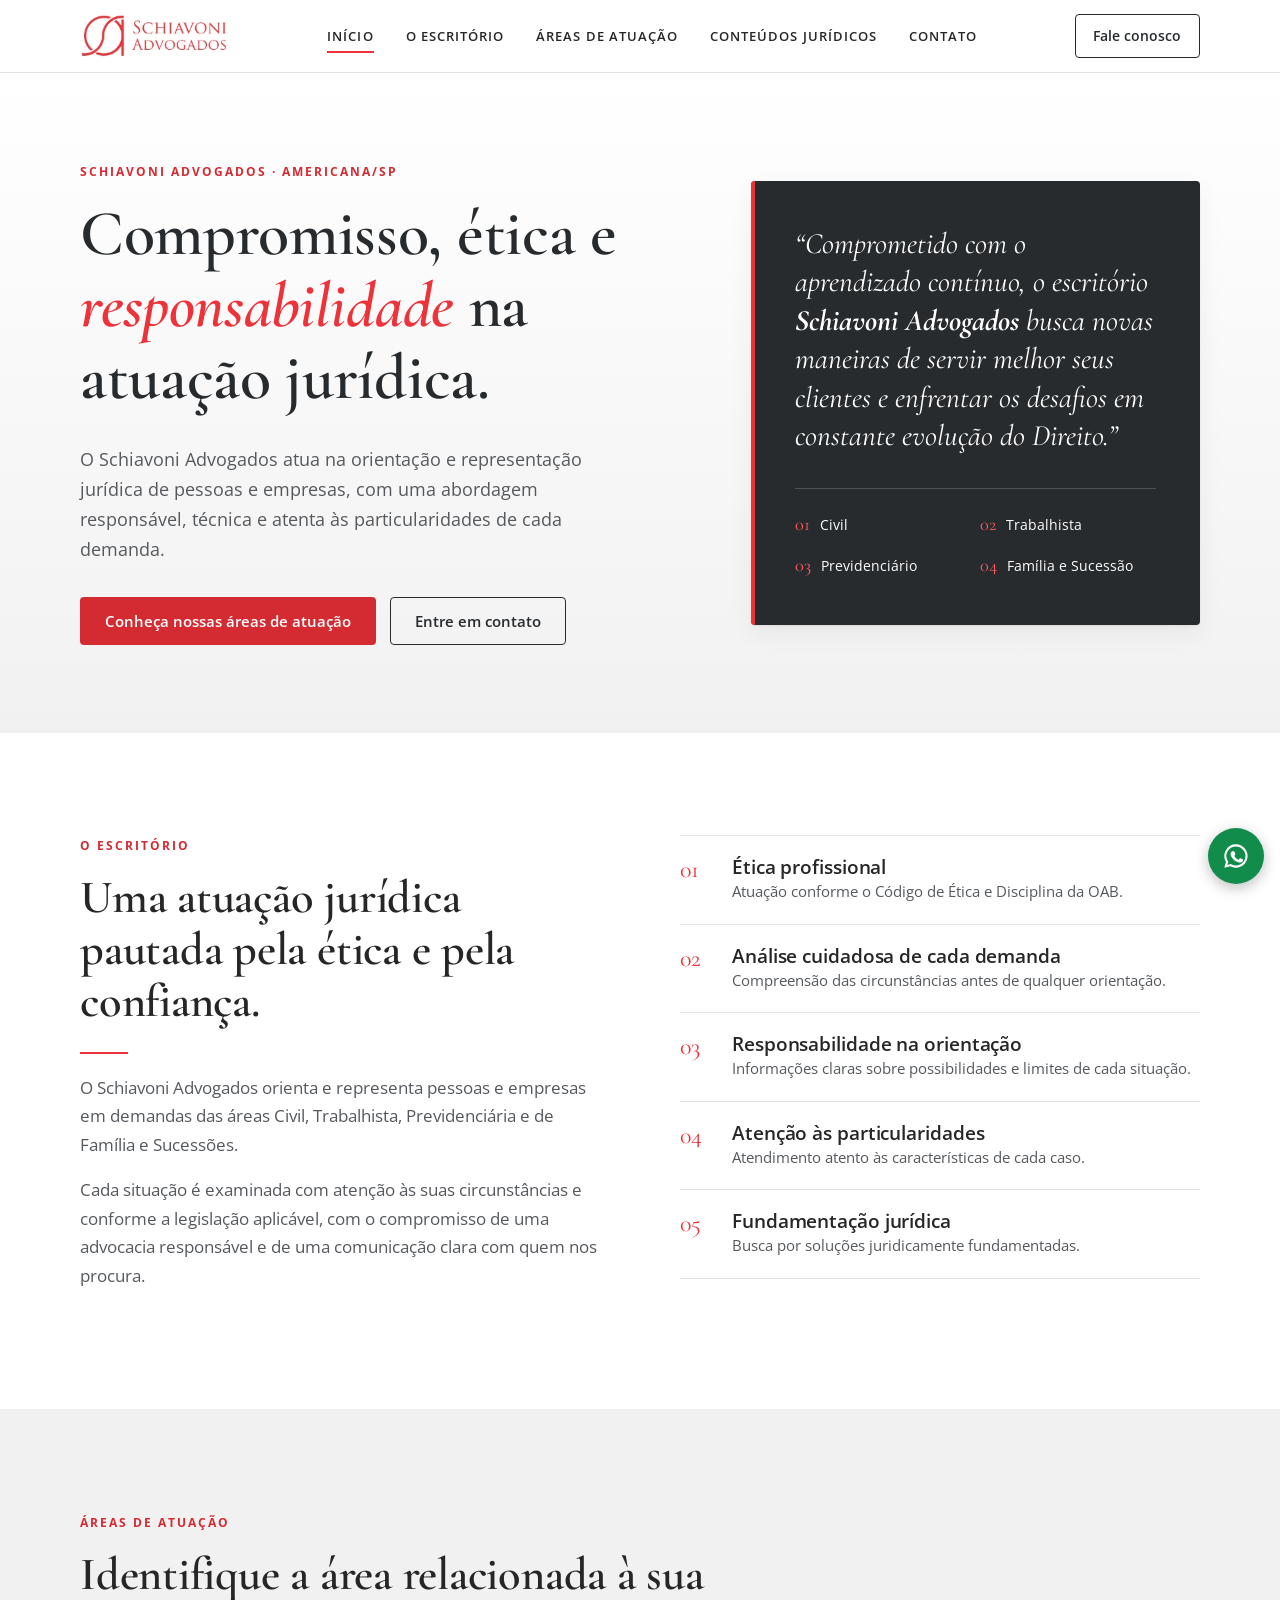
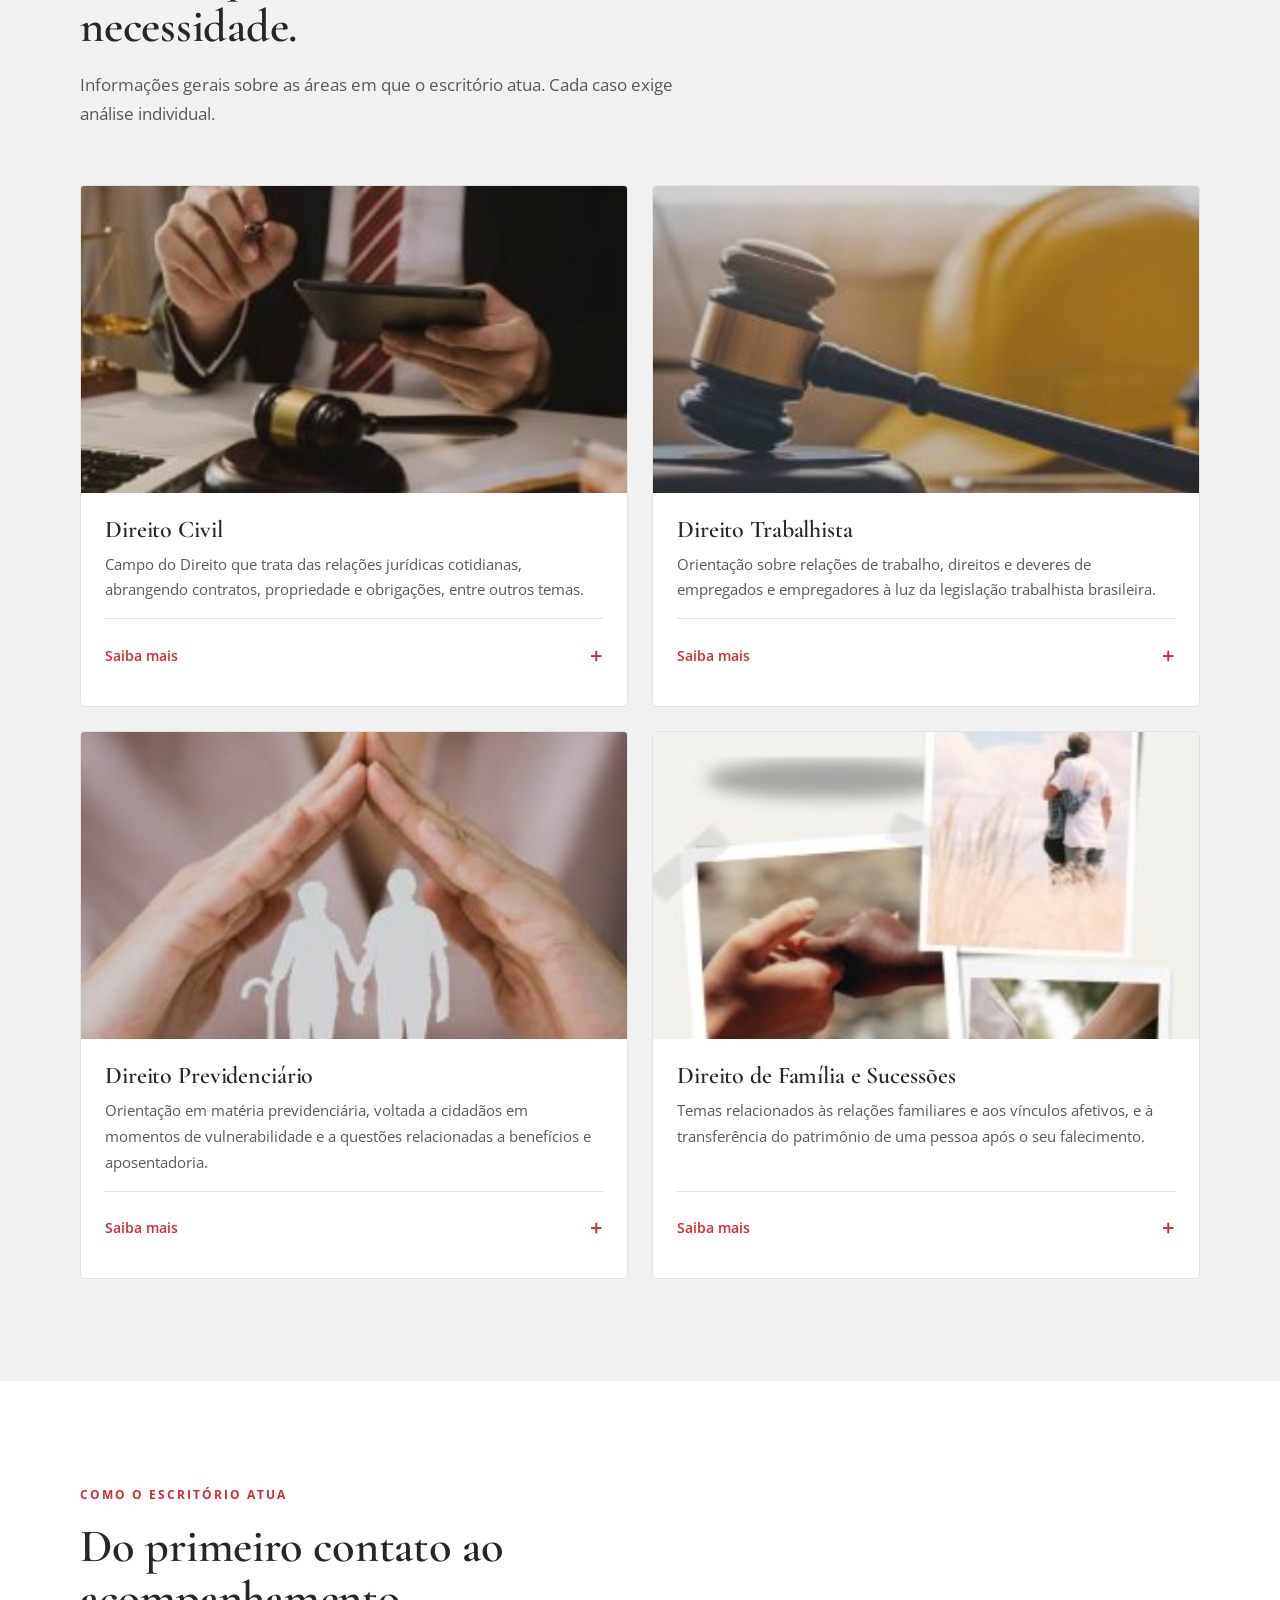
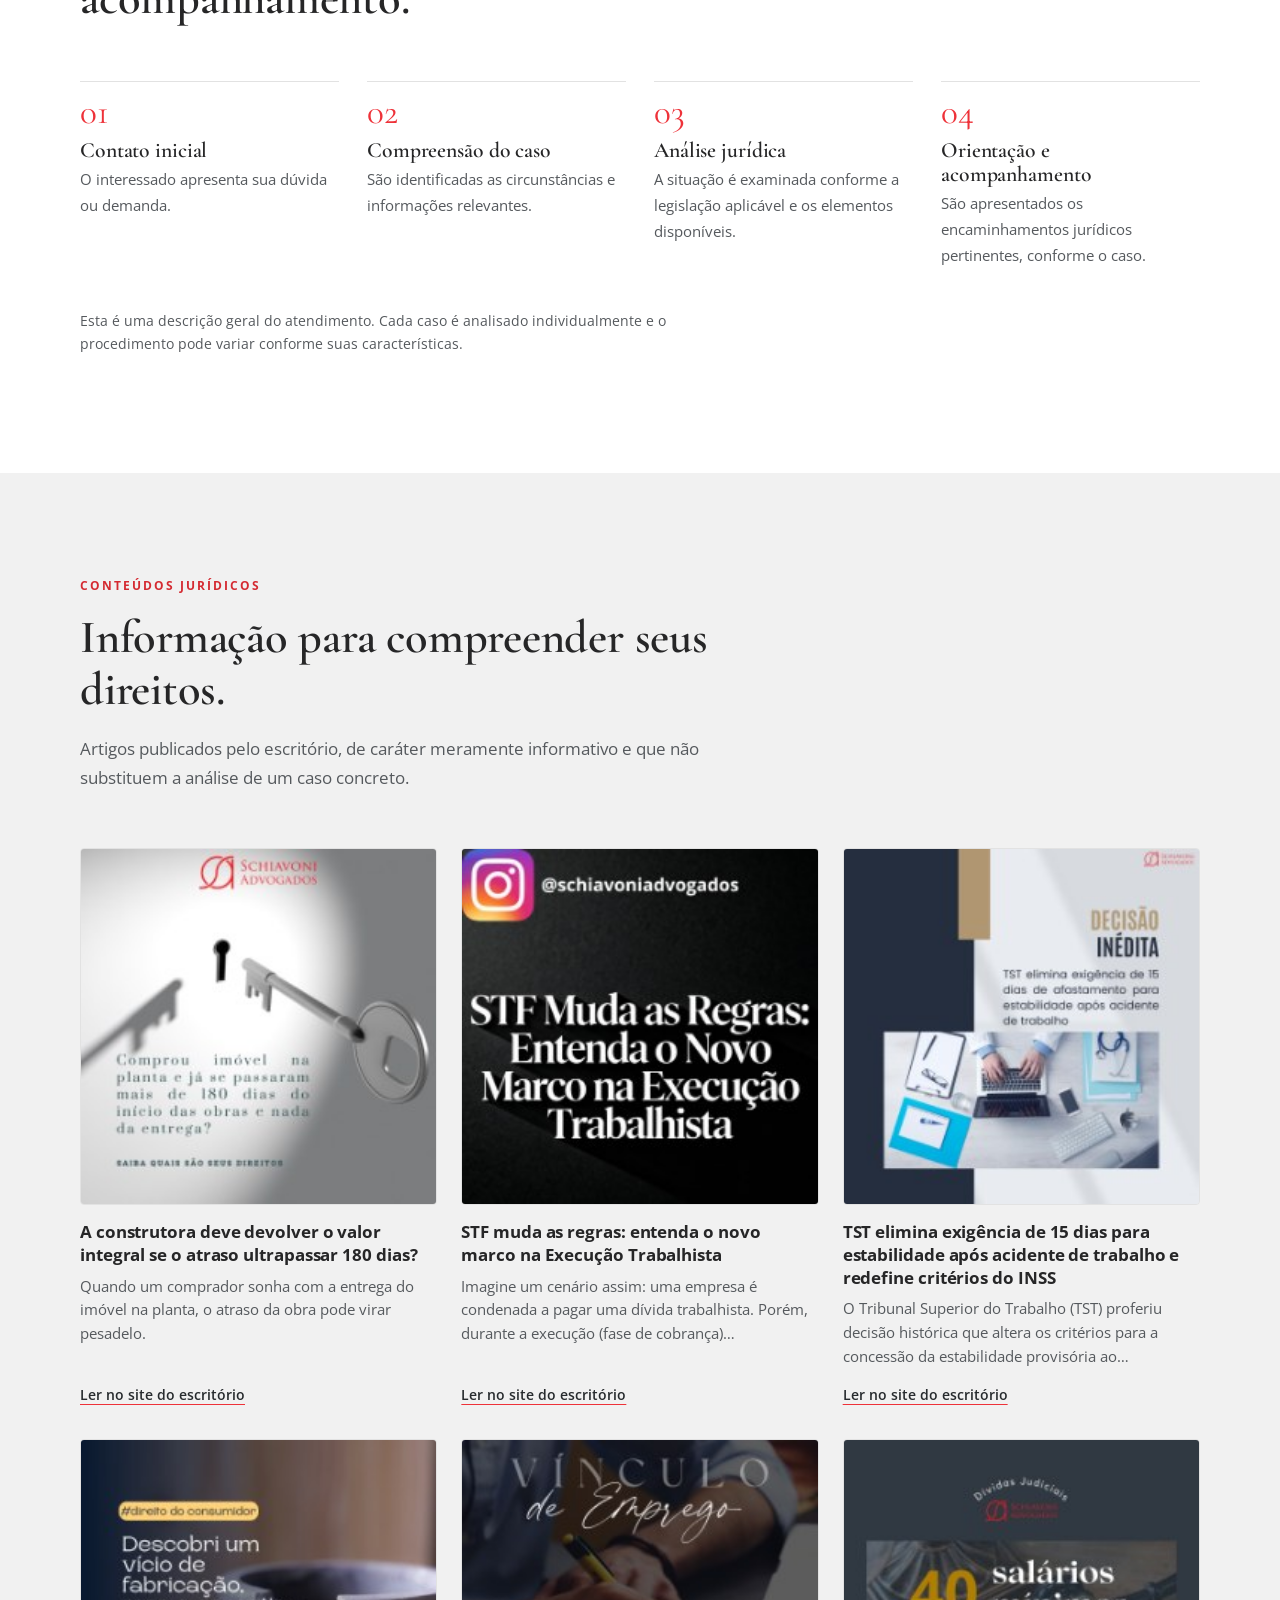
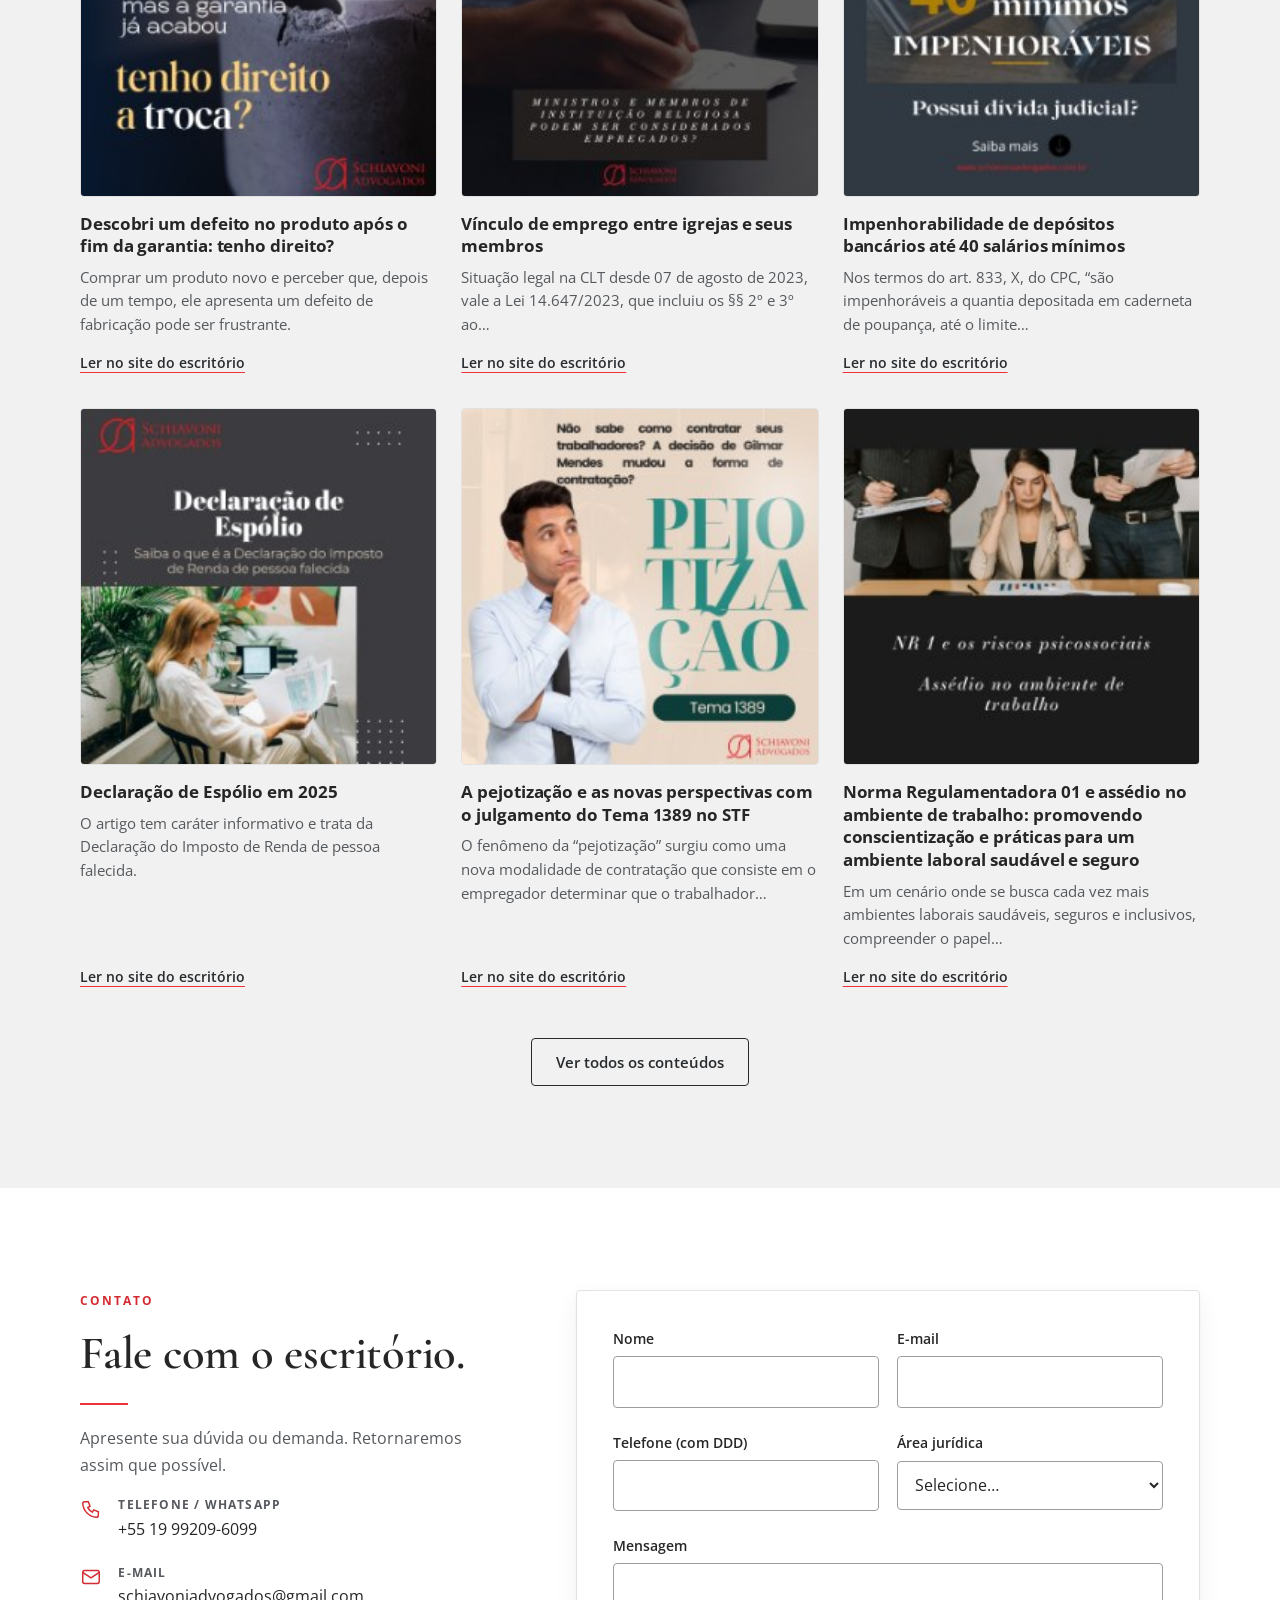
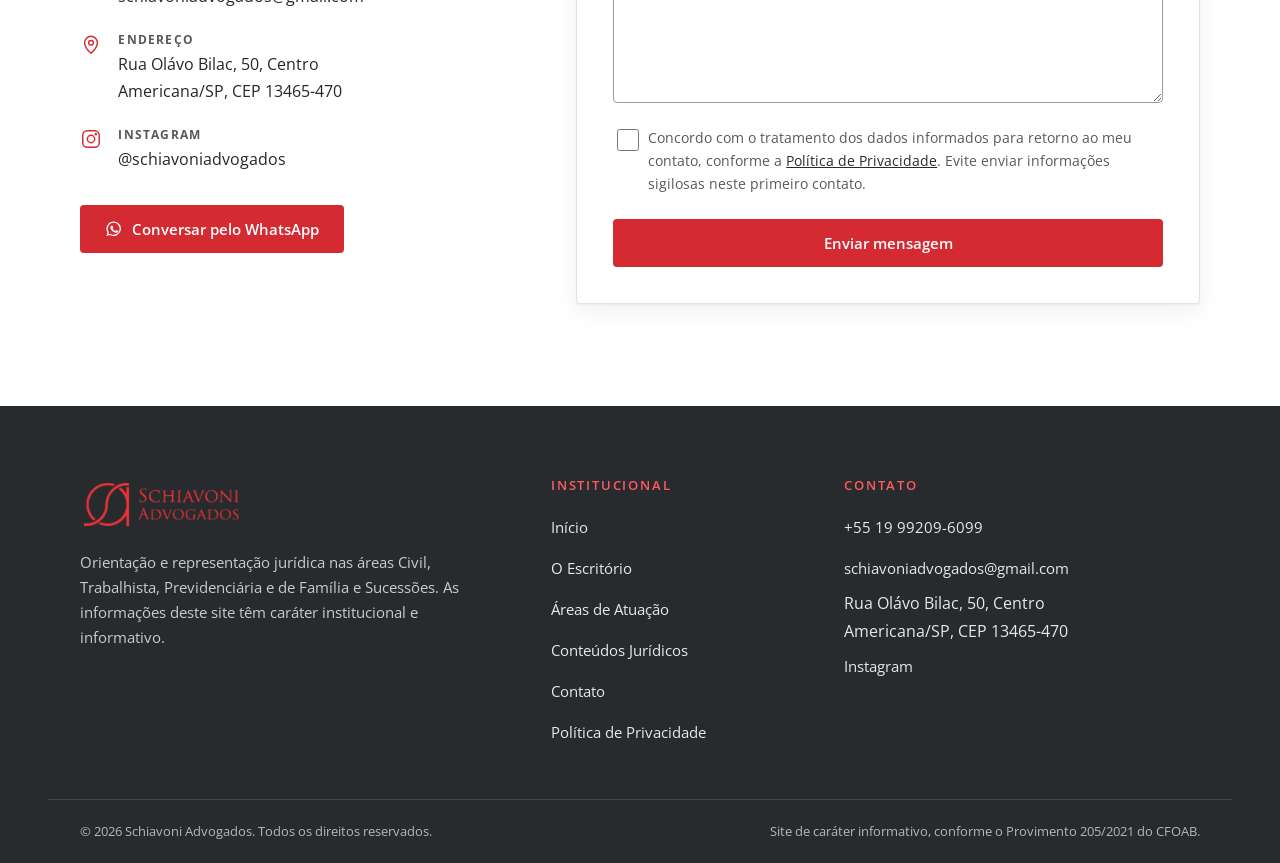
<file: index.html>
<!DOCTYPE html>
<html lang="pt-BR" class="no-js">
<head>
  <meta charset="utf-8">
  <meta name="viewport" content="width=device-width, initial-scale=1">
  <title>Schiavoni Advogados | Direito Civil, Trabalhista, Previdenciário e Família</title>
  <meta name="description" content="Schiavoni Advogados, em Americana/SP: orientação e representação jurídica nas áreas Civil, Trabalhista, Previdenciária e de Família e Sucessões.">
  <link rel="canonical" href="https://schiavoniadvogados.com.br/">
  <meta name="theme-color" content="#272B2E">
  <meta property="og:type" content="website">
  <meta property="og:locale" content="pt_BR">
  <meta property="og:site_name" content="Schiavoni Advogados">
  <meta property="og:title" content="Schiavoni Advogados">
  <meta property="og:description" content="Orientação e representação jurídica nas áreas Civil, Trabalhista, Previdenciária e de Família e Sucessões.">
  <meta property="og:url" content="https://schiavoniadvogados.com.br/">
  <meta property="og:image" content="https://schiavoniadvogados.com.br/assets/img/logo.png">
  <link rel="icon" href="assets/img/logo.png">
  <link rel="preload" href="assets/fonts/cormorant-garamond-latin-wght-normal.woff2" as="font" type="font/woff2" crossorigin>
  <link rel="preload" href="assets/fonts/open-sans-latin-wght-normal.woff2" as="font" type="font/woff2" crossorigin>
  <link rel="stylesheet" href="assets/css/styles.css">
  <script>document.documentElement.className = "js";</script>
  <script type="application/ld+json">
  {
    "@context": "https://schema.org",
    "@type": "LegalService",
    "name": "Schiavoni Advogados",
    "url": "https://schiavoniadvogados.com.br/",
    "logo": "https://schiavoniadvogados.com.br/assets/img/logo.png",
    "email": "schiavoniadvogados@gmail.com",
    "telephone": "+5519992096099",
    "address": {
      "@type": "PostalAddress",
      "streetAddress": "Rua Olávo Bilac, 50, Centro",
      "addressLocality": "Americana",
      "addressRegion": "SP",
      "postalCode": "13465-470",
      "addressCountry": "BR"
    },
    "sameAs": ["https://www.instagram.com/schiavoniadvogados/"]
  }
  </script>
</head>
<body>
  <a class="skip-link" href="#conteudo">Ir para o conteúdo</a>

  <header class="site-header">
    <div class="container">
      <a class="brand" href="#inicio" aria-label="Schiavoni Advogados — início">
        <img src="assets/img/logo.png" alt="Schiavoni Advogados" width="228" height="70">
      </a>
      <nav aria-label="Principal" style="display:contents">
        <ul class="nav-list" id="nav-list">
          <li><a href="#inicio">Início</a></li>
          <li><a href="#escritorio">O Escritório</a></li>
          <li><a href="#areas">Áreas de Atuação</a></li>
          <li><a href="#conteudos">Conteúdos Jurídicos</a></li>
          <li><a href="#contato">Contato</a></li>
        </ul>
      </nav>
      <a class="btn btn--ghost btn--sm header-cta" href="#contato">Fale conosco</a>
      <button class="menu-toggle" type="button" aria-expanded="false" aria-controls="nav-list" aria-label="Abrir menu"><span></span><span></span><span></span></button>
    </div>
  </header>

  <main id="conteudo">
    <section class="hero" id="inicio" aria-labelledby="hero-title">
      <div class="container hero-grid">
        <div>
          <span class="eyebrow">Schiavoni Advogados · Americana/SP</span>
          <h1 id="hero-title">Compromisso, ética e <em>responsabilidade</em> na atuação jurídica.</h1>
          <p class="hero-lead">O Schiavoni Advogados atua na orientação e representação jurídica de pessoas e empresas, com uma abordagem responsável, técnica e atenta às particularidades de cada demanda.</p>
          <div class="hero-actions">
            <a class="btn btn--primary" href="#areas">Conheça nossas áreas de atuação</a>
            <a class="btn btn--ghost" href="#contato">Entre em contato</a>
          </div>
        </div>
        <aside class="hero-panel" aria-label="Áreas de atuação em resumo">
          <blockquote>“Comprometido com o aprendizado contínuo, o escritório <strong>Schiavoni Advogados</strong> busca novas maneiras de servir melhor seus clientes e enfrentar os desafios em constante evolução do Direito.”</blockquote>
          <ol>
            <li>Civil</li>
            <li>Trabalhista</li>
            <li>Previdenciário</li>
            <li>Família e Sucessão</li>
          </ol>
        </aside>
      </div>
    </section>

    <section class="section" id="escritorio" aria-labelledby="escritorio-title">
      <div class="container about-grid">
        <div class="about-text reveal">
          <span class="eyebrow">O Escritório</span>
          <h2 id="escritorio-title">Uma atuação jurídica pautada pela ética e pela confiança.</h2>
          <span class="rule" aria-hidden="true"></span>
          <p>O Schiavoni Advogados orienta e representa pessoas e empresas em demandas das áreas Civil, Trabalhista, Previdenciária e de Família e Sucessões.</p>
          <p>Cada situação é examinada com atenção às suas circunstâncias e conforme a legislação aplicável, com o compromisso de uma advocacia responsável e de uma comunicação clara com quem nos procura.</p>
        </div>
        <ul class="values reveal" aria-label="Princípios de atuação">
          <li><span class="n" aria-hidden="true">01</span><div><h3>Ética profissional</h3><p>Atuação conforme o Código de Ética e Disciplina da OAB.</p></div></li>
          <li><span class="n" aria-hidden="true">02</span><div><h3>Análise cuidadosa de cada demanda</h3><p>Compreensão das circunstâncias antes de qualquer orientação.</p></div></li>
          <li><span class="n" aria-hidden="true">03</span><div><h3>Responsabilidade na orientação</h3><p>Informações claras sobre possibilidades e limites de cada situação.</p></div></li>
          <li><span class="n" aria-hidden="true">04</span><div><h3>Atenção às particularidades</h3><p>Atendimento atento às características de cada caso.</p></div></li>
          <li><span class="n" aria-hidden="true">05</span><div><h3>Fundamentação jurídica</h3><p>Busca por soluções juridicamente fundamentadas.</p></div></li>
        </ul>
      </div>
    </section>

    <section class="section section--alt" id="areas" aria-labelledby="areas-title">
      <div class="container">
        <div class="section-head reveal">
          <span class="eyebrow">Áreas de Atuação</span>
          <h2 id="areas-title">Identifique a área relacionada à sua necessidade.</h2>
          <p>Informações gerais sobre as áreas em que o escritório atua. Cada caso exige análise individual.</p>
        </div>
        <div class="areas-grid">
          <article class="area-card reveal">
            <img src="assets/img/area-civil.jpg" alt="Profissional analisando documentos em uma mesa de trabalho" width="267" height="267" loading="lazy">
            <div class="area-body">
              <h3>Direito Civil</h3>
              <p>Campo do Direito que trata das relações jurídicas cotidianas, abrangendo contratos, propriedade e obrigações, entre outros temas.</p>
              <details>
                <summary>Saiba mais</summary>
                <p>O Direito Civil toca a vida das pessoas diretamente. O escritório presta orientação jurídica e representação nessas demandas, com atendimento personalizado e atenção à proteção dos interesses e direitos de cada cliente.</p>
                <a class="area-link" href="#contato" data-area="Direito Civil">Falar sobre esta área</a>
              </details>
            </div>
          </article>
          <article class="area-card reveal">
            <img src="assets/img/area-trabalhista.jpg" alt="Martelo de juiz ao lado de um capacete de obra" width="267" height="267" loading="lazy">
            <div class="area-body">
              <h3>Direito Trabalhista</h3>
              <p>Orientação sobre relações de trabalho, direitos e deveres de empregados e empregadores à luz da legislação trabalhista brasileira.</p>
              <details>
                <summary>Saiba mais</summary>
                <p>A atuação envolve tanto empregados quanto empregadores, buscando que os direitos dos trabalhadores sejam respeitados e que as empresas estejam em conformidade com as leis vigentes, com representação jurídica responsável.</p>
                <a class="area-link" href="#contato" data-area="Direito Trabalhista">Falar sobre esta área</a>
              </details>
            </div>
          </article>
          <article class="area-card reveal">
            <img src="assets/img/area-previdenciario.jpg" alt="Mãos formando um abrigo sobre silhuetas de duas pessoas idosas" width="267" height="218" loading="lazy">
            <div class="area-body">
              <h3>Direito Previdenciário</h3>
              <p>Orientação em matéria previdenciária, voltada a cidadãos em momentos de vulnerabilidade e a questões relacionadas a benefícios e aposentadoria.</p>
              <details>
                <summary>Saiba mais</summary>
                <p>O escritório oferece orientação especializada e representação jurídica em questões previdenciárias, com o objetivo de que os direitos previdenciários dos clientes sejam observados.</p>
                <a class="area-link" href="#contato" data-area="Direito Previdenciário">Falar sobre esta área</a>
              </details>
            </div>
          </article>
          <article class="area-card reveal">
            <img src="assets/img/area-familia.jpg" alt="Mãos entrelaçadas e fotografias de momentos familiares" width="268" height="217" loading="lazy">
            <div class="area-body">
              <h3>Direito de Família e Sucessões</h3>
              <p>Temas relacionados às relações familiares e aos vínculos afetivos, e à transferência do patrimônio de uma pessoa após o seu falecimento.</p>
              <details>
                <summary>Saiba mais</summary>
                <p>Por tratar de relações humanas sensíveis e complexas, a atuação busca que o direito seja aplicado de forma justa, considerando as particularidades de cada situação familiar e patrimonial.</p>
                <a class="area-link" href="#contato" data-area="Direito de Família e Sucessões">Falar sobre esta área</a>
              </details>
            </div>
          </article>
        </div>
      </div>
    </section>

    <section class="section" id="atuacao" aria-labelledby="atuacao-title">
      <div class="container">
        <div class="section-head reveal">
          <span class="eyebrow">Como o escritório atua</span>
          <h2 id="atuacao-title">Do primeiro contato ao acompanhamento.</h2>
        </div>
        <ol class="steps reveal">
          <li><h3>Contato inicial</h3><p>O interessado apresenta sua dúvida ou demanda.</p></li>
          <li><h3>Compreensão do caso</h3><p>São identificadas as circunstâncias e informações relevantes.</p></li>
          <li><h3>Análise jurídica</h3><p>A situação é examinada conforme a legislação aplicável e os elementos disponíveis.</p></li>
          <li><h3>Orientação e acompanhamento</h3><p>São apresentados os encaminhamentos jurídicos pertinentes, conforme o caso.</p></li>
        </ol>
        <p class="note">Esta é uma descrição geral do atendimento. Cada caso é analisado individualmente e o procedimento pode variar conforme suas características.</p>
      </div>
    </section>

    <section class="section section--alt" id="conteudos" aria-labelledby="conteudos-title">
      <div class="container">
        <div class="section-head reveal">
          <span class="eyebrow">Conteúdos Jurídicos</span>
          <h2 id="conteudos-title">Informação para compreender seus direitos.</h2>
          <p>Artigos publicados pelo escritório, de caráter meramente informativo e que não substituem a análise de um caso concreto.</p>
        </div>
        <div class="articles-grid" id="articles-grid" aria-live="polite">
          <noscript><p>Ative o JavaScript ou acesse o <a class="area-link" href="https://schiavoniadvogados.com.br/blog/">blog do escritório</a>.</p></noscript>
        </div>
        <div class="articles-more"><a class="btn btn--ghost" id="articles-more" href="https://schiavoniadvogados.com.br/blog/" rel="noopener" target="_blank">Ver todos os conteúdos</a></div>
      </div>
    </section>

    <section class="section" id="contato" aria-labelledby="contato-title">
      <div class="container contact-grid">
        <div class="reveal">
          <span class="eyebrow">Contato</span>
          <h2 id="contato-title">Fale com o escritório.</h2>
          <span class="rule" aria-hidden="true"></span>
          <p style="color:var(--text-muted)">Apresente sua dúvida ou demanda. Retornaremos assim que possível.</p>
          <ul class="contact-list">
            <li>
              <svg viewBox="0 0 24 24" fill="none" stroke="currentColor" stroke-width="1.6" aria-hidden="true"><path d="M5 4h4l2 5-2.5 1.5a11 11 0 0 0 5 5L15 13l5 2v4a2 2 0 0 1-2 2A16 16 0 0 1 3 6a2 2 0 0 1 2-2z"/></svg>
              <div><small>Telefone / WhatsApp</small><a href="tel:+5519992096099">+55 19 99209-6099</a></div>
            </li>
            <li>
              <svg viewBox="0 0 24 24" fill="none" stroke="currentColor" stroke-width="1.6" aria-hidden="true"><rect x="3" y="5" width="18" height="14" rx="2"/><path d="m3 7 9 6 9-6"/></svg>
              <div><small>E-mail</small><a href="mailto:schiavoniadvogados@gmail.com" data-mail>schiavoniadvogados@gmail.com</a></div>
            </li>
            <li>
              <svg viewBox="0 0 24 24" fill="none" stroke="currentColor" stroke-width="1.6" aria-hidden="true"><path d="M12 21s7-6.2 7-11.5A7 7 0 0 0 5 9.5C5 14.8 12 21 12 21z"/><circle cx="12" cy="9.5" r="2.5"/></svg>
              <div><small>Endereço</small>Rua Olávo Bilac, 50, Centro<br>Americana/SP, CEP 13465-470</div>
            </li>
            <li>
              <svg viewBox="0 0 24 24" fill="none" stroke="currentColor" stroke-width="1.6" aria-hidden="true"><rect x="3" y="3" width="18" height="18" rx="5"/><circle cx="12" cy="12" r="4"/><circle cx="17.3" cy="6.7" r=".6" fill="currentColor"/></svg>
              <div><small>Instagram</small><a href="https://www.instagram.com/schiavoniadvogados/" rel="noopener" target="_blank">@schiavoniadvogados</a></div>
            </li>
          </ul>
          <a class="btn btn--primary" data-wa href="https://wa.me/5519992096099" rel="noopener" target="_blank">
            <svg viewBox="0 0 24 24" fill="currentColor" aria-hidden="true"><path d="M12 2a10 10 0 0 0-8.6 15.1L2 22l5-1.3A10 10 0 1 0 12 2zm0 1.8a8.2 8.2 0 1 1-4.2 15.3l-.3-.2-2.9.8.8-2.8-.2-.3A8.2 8.2 0 0 1 12 3.8zm-3 4.1c-.2 0-.5.1-.7.4-.3.3-.9.9-.9 2.1s.9 2.4 1 2.6c.1.2 1.800 2.900 4.500 3.900 2.200.9 2.700.7 3.200.7.5-.1 1.600-.7 1.800-1.300.2-.6.2-1.200.2-1.300-.1-.1-.2-.2-.5-.3l-1.700-.8c-.2-.1-.4-.1-.6.1l-.8 1c-.1.2-.3.2-.5.1-.3-.1-1.100-.4-2-1.200-.7-.7-1.200-1.500-1.400-1.800-.1-.2 0-.4.100-.5l.4-.5.3-.4v-.4l-.8-1.900c-.2-.5-.4-.4-.6-.4z"/></svg>
            Conversar pelo WhatsApp
          </a>
        </div>

        <form class="form reveal" id="contact-form" novalidate>
          <div class="form-row">
            <div class="field"><label for="name">Nome</label><input id="name" name="name" type="text" autocomplete="name" required aria-describedby="name-error"><p class="error" id="name-error" role="alert"></p></div>
            <div class="field"><label for="email">E-mail</label><input id="email" name="email" type="email" autocomplete="email" inputmode="email" required aria-describedby="email-error"><p class="error" id="email-error" role="alert"></p></div>
          </div>
          <div class="form-row">
            <div class="field"><label for="phone">Telefone (com DDD)</label><input id="phone" name="phone" type="tel" autocomplete="tel" inputmode="tel" required aria-describedby="phone-error"><p class="error" id="phone-error" role="alert"></p></div>
            <div class="field"><label for="area">Área jurídica</label>
              <select id="area" name="area" required aria-describedby="area-error">
                <option value="">Selecione…</option>
                <option>Direito Civil</option>
                <option>Direito Trabalhista</option>
                <option>Direito Previdenciário</option>
                <option>Direito de Família e Sucessões</option>
                <option>Outra / não sei informar</option>
              </select><p class="error" id="area-error" role="alert"></p></div>
          </div>
          <div class="field"><label for="message">Mensagem</label><textarea id="message" name="message" required aria-describedby="message-error"></textarea><p class="error" id="message-error" role="alert"></p></div>
          <div class="hp" aria-hidden="true"><label>Não preencha <input type="text" name="website" tabindex="-1" autocomplete="off"></label></div>
          <div>
            <label class="consent"><input type="checkbox" id="consent" name="consent" aria-describedby="consent-error"><span>Concordo com o tratamento dos dados informados para retorno ao meu contato, conforme a <a href="privacidade.html">Política de Privacidade</a>. Evite enviar informações sigilosas neste primeiro contato.</span></label>
            <p class="error" id="consent-error" role="alert" style="color:var(--brand-red-strong);font-size:.82rem;margin:.35rem 0 0"></p>
          </div>
          <div class="form-status" id="form-status" role="status" tabindex="-1"></div>
          <button class="btn btn--primary" type="submit">Enviar mensagem</button>
        </form>
      </div>
    </section>
  </main>

  <footer class="site-footer">
    <div class="container footer-grid">
      <div>
        <img src="assets/img/logo-footer.png" alt="Schiavoni Advogados" width="204" height="64" loading="lazy">
        <p>Orientação e representação jurídica nas áreas Civil, Trabalhista, Previdenciária e de Família e Sucessões. As informações deste site têm caráter institucional e informativo.</p>
      </div>
      <nav aria-label="Rodapé">
        <h2>Institucional</h2>
        <ul>
          <li><a href="#inicio">Início</a></li>
          <li><a href="#escritorio">O Escritório</a></li>
          <li><a href="#areas">Áreas de Atuação</a></li>
          <li><a href="#conteudos">Conteúdos Jurídicos</a></li>
          <li><a href="#contato">Contato</a></li>
          <li><a href="privacidade.html">Política de Privacidade</a></li>
        </ul>
      </nav>
      <div>
        <h2>Contato</h2>
        <ul>
          <li><a href="tel:+5519992096099">+55 19 99209-6099</a></li>
          <li><a href="mailto:schiavoniadvogados@gmail.com" data-mail>schiavoniadvogados@gmail.com</a></li>
          <li>Rua Olávo Bilac, 50, Centro<br>Americana/SP, CEP 13465-470</li>
          <li><a href="https://www.instagram.com/schiavoniadvogados/" rel="noopener" target="_blank">Instagram</a></li>
        </ul>
      </div>
    </div>
    <div class="container footer-bottom">
      <span>© <span id="year">2026</span> Schiavoni Advogados. Todos os direitos reservados.</span>
      <span>Site de caráter informativo, conforme o Provimento 205/2021 do CFOAB.</span>
    </div>
  </footer>

  <a class="wa-float" data-wa href="https://wa.me/5519992096099" rel="noopener" target="_blank" aria-label="Conversar pelo WhatsApp">
    <svg viewBox="0 0 24 24" fill="currentColor" aria-hidden="true"><path d="M12 2a10 10 0 0 0-8.6 15.1L2 22l5-1.3A10 10 0 1 0 12 2zm0 1.8a8.2 8.2 0 1 1-4.2 15.3l-.3-.2-2.9.8.8-2.8-.2-.3A8.2 8.2 0 0 1 12 3.8zm-3 4.1c-.2 0-.5.1-.7.4-.3.3-.9.9-.9 2.1s.9 2.4 1 2.6c.1.2 1.800 2.900 4.500 3.900 2.200.9 2.700.7 3.200.7.5-.1 1.600-.7 1.800-1.300.2-.6.2-1.200.2-1.300-.1-.1-.2-.2-.5-.3l-1.700-.8c-.2-.1-.4-.1-.6.1l-.8 1c-.1.2-.3.2-.5.1-.3-.1-1.100-.4-2-1.200-.7-.7-1.200-1.500-1.400-1.800-.1-.2 0-.4.100-.5l.4-.5.3-.4v-.4l-.8-1.900c-.2-.5-.4-.4-.6-.4z"/></svg>
  </a>

  <script src="assets/js/config.js"></script>
  <script src="assets/js/main.js" defer></script>
  <script>document.getElementById("year").textContent = new Date().getFullYear();</script>
</body>
</html>
</file>
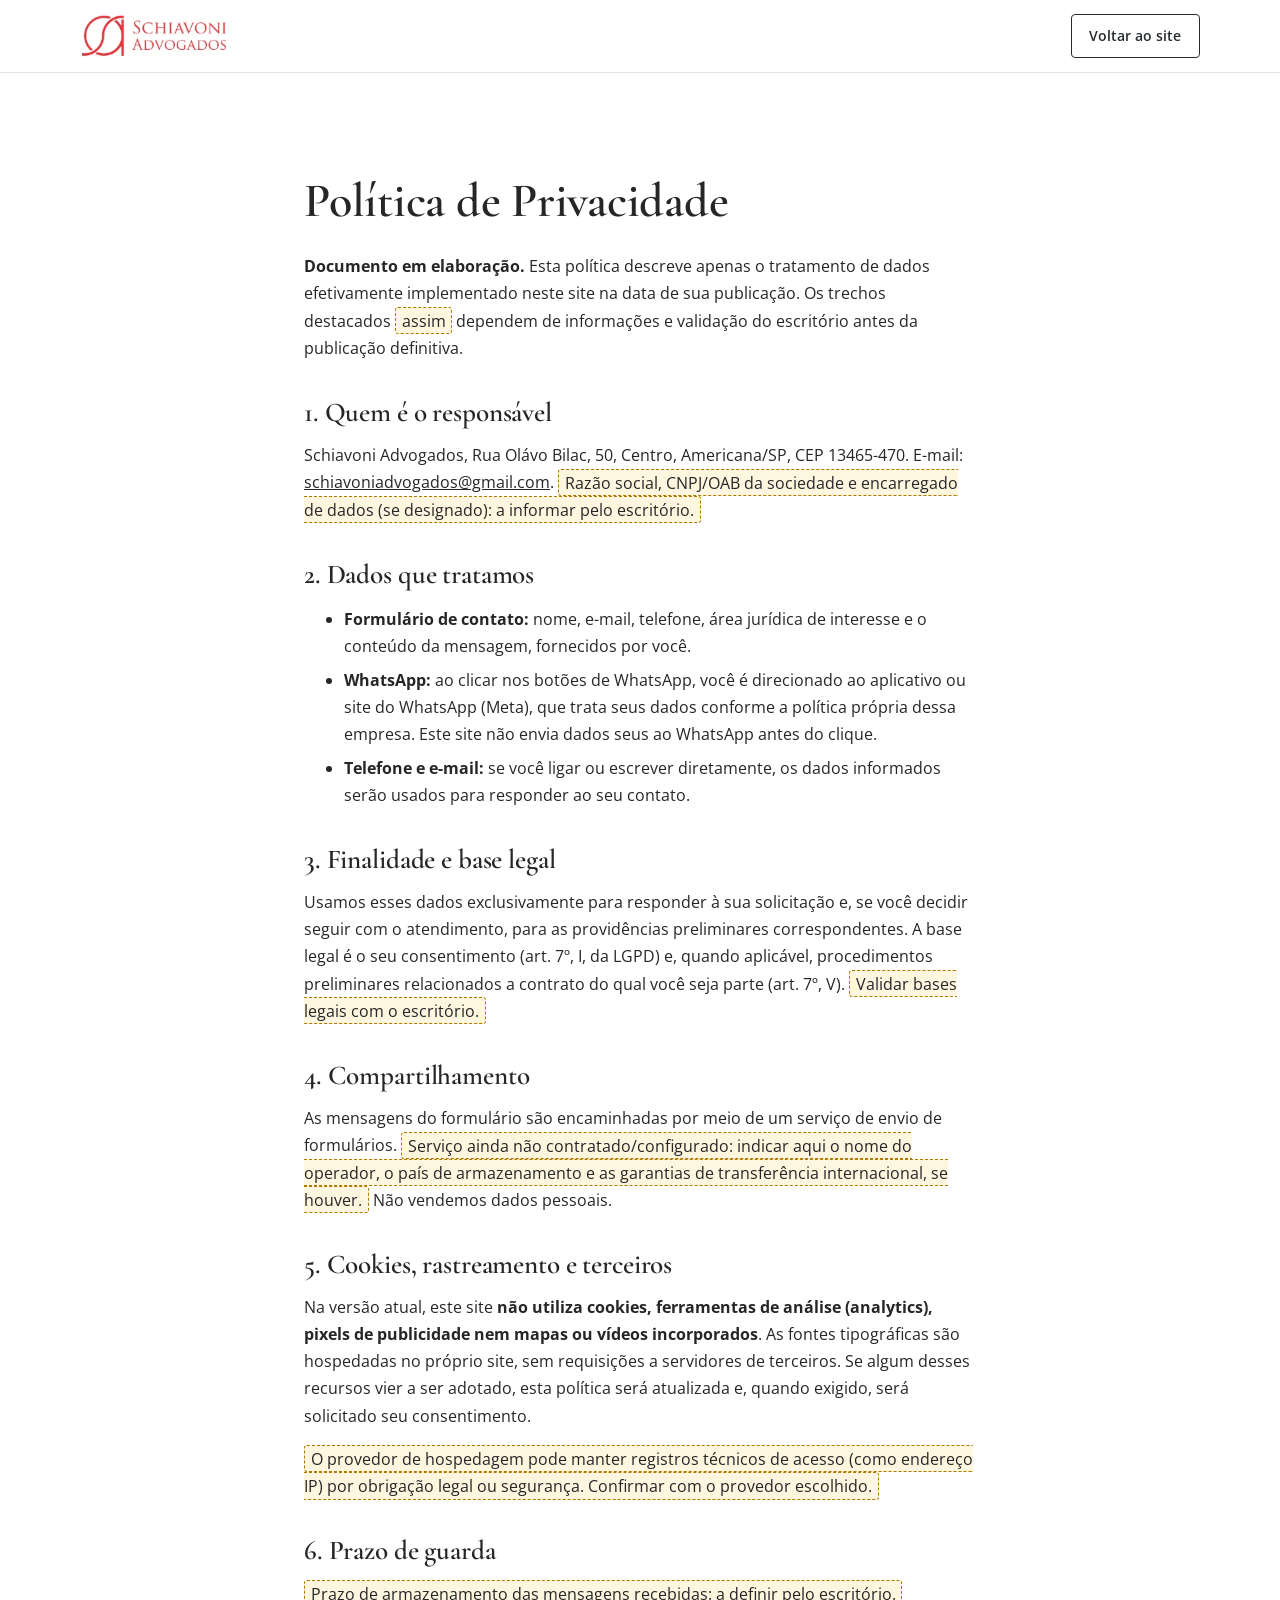
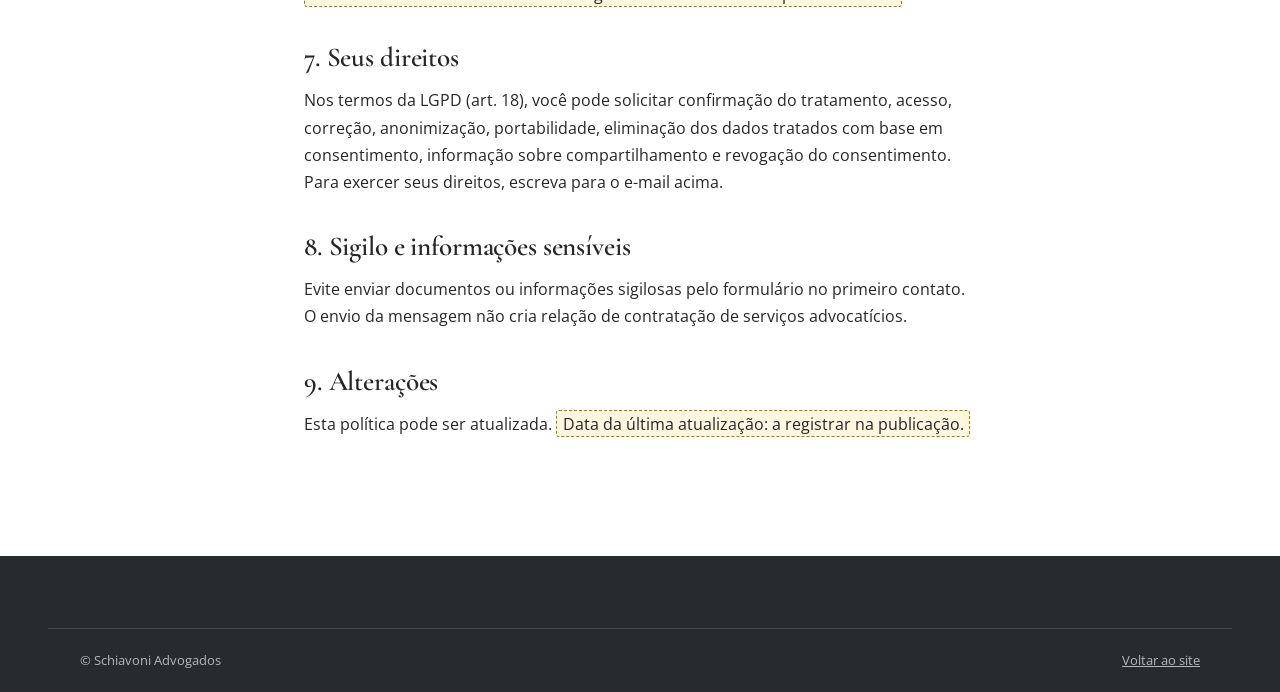
<file: privacidade.html>
<!DOCTYPE html>
<html lang="pt-BR">
<head>
  <meta charset="utf-8">
  <meta name="viewport" content="width=device-width, initial-scale=1">
  <title>Política de Privacidade | Schiavoni Advogados</title>
  <meta name="description" content="Como o site do Schiavoni Advogados trata dados pessoais.">
  <meta name="robots" content="noindex">
  <link rel="icon" href="assets/img/logo.png">
  <link rel="stylesheet" href="assets/css/styles.css">
</head>
<body>
  <header class="site-header"><div class="container">
    <a class="brand" href="index.html" aria-label="Schiavoni Advogados — página inicial"><img src="assets/img/logo.png" alt="Schiavoni Advogados" width="228" height="70"></a>
    <a class="btn btn--ghost btn--sm" href="index.html">Voltar ao site</a>
  </div></header>
  <main class="section"><div class="container prose">
    <h1>Política de Privacidade</h1>
    <p><strong>Documento em elaboração.</strong> Esta política descreve apenas o tratamento de dados efetivamente implementado neste site na data de sua publicação. Os trechos destacados <span class="pending">assim</span> dependem de informações e validação do escritório antes da publicação definitiva.</p>

    <h2>1. Quem é o responsável</h2>
    <p>Schiavoni Advogados, Rua Olávo Bilac, 50, Centro, Americana/SP, CEP 13465-470. E-mail: <a href="mailto:schiavoniadvogados@gmail.com">schiavoniadvogados@gmail.com</a>. <span class="pending">Razão social, CNPJ/OAB da sociedade e encarregado de dados (se designado): a informar pelo escritório.</span></p>

    <h2>2. Dados que tratamos</h2>
    <ul>
      <li><strong>Formulário de contato:</strong> nome, e-mail, telefone, área jurídica de interesse e o conteúdo da mensagem, fornecidos por você.</li>
      <li><strong>WhatsApp:</strong> ao clicar nos botões de WhatsApp, você é direcionado ao aplicativo ou site do WhatsApp (Meta), que trata seus dados conforme a política própria dessa empresa. Este site não envia dados seus ao WhatsApp antes do clique.</li>
      <li><strong>Telefone e e-mail:</strong> se você ligar ou escrever diretamente, os dados informados serão usados para responder ao seu contato.</li>
    </ul>

    <h2>3. Finalidade e base legal</h2>
    <p>Usamos esses dados exclusivamente para responder à sua solicitação e, se você decidir seguir com o atendimento, para as providências preliminares correspondentes. A base legal é o seu consentimento (art. 7º, I, da LGPD) e, quando aplicável, procedimentos preliminares relacionados a contrato do qual você seja parte (art. 7º, V). <span class="pending">Validar bases legais com o escritório.</span></p>

    <h2>4. Compartilhamento</h2>
    <p>As mensagens do formulário são encaminhadas por meio de um serviço de envio de formulários. <span class="pending">Serviço ainda não contratado/configurado: indicar aqui o nome do operador, o país de armazenamento e as garantias de transferência internacional, se houver.</span> Não vendemos dados pessoais.</p>

    <h2>5. Cookies, rastreamento e terceiros</h2>
    <p>Na versão atual, este site <strong>não utiliza cookies, ferramentas de análise (analytics), pixels de publicidade nem mapas ou vídeos incorporados</strong>. As fontes tipográficas são hospedadas no próprio site, sem requisições a servidores de terceiros. Se algum desses recursos vier a ser adotado, esta política será atualizada e, quando exigido, será solicitado seu consentimento.</p>
    <p><span class="pending">O provedor de hospedagem pode manter registros técnicos de acesso (como endereço IP) por obrigação legal ou segurança. Confirmar com o provedor escolhido.</span></p>

    <h2>6. Prazo de guarda</h2>
    <p><span class="pending">Prazo de armazenamento das mensagens recebidas: a definir pelo escritório.</span></p>

    <h2>7. Seus direitos</h2>
    <p>Nos termos da LGPD (art. 18), você pode solicitar confirmação do tratamento, acesso, correção, anonimização, portabilidade, eliminação dos dados tratados com base em consentimento, informação sobre compartilhamento e revogação do consentimento. Para exercer seus direitos, escreva para o e-mail acima.</p>

    <h2>8. Sigilo e informações sensíveis</h2>
    <p>Evite enviar documentos ou informações sigilosas pelo formulário no primeiro contato. O envio da mensagem não cria relação de contratação de serviços advocatícios.</p>

    <h2>9. Alterações</h2>
    <p>Esta política pode ser atualizada. <span class="pending">Data da última atualização: a registrar na publicação.</span></p>
  </div></main>
  <footer class="site-footer"><div class="container footer-bottom"><span>© Schiavoni Advogados</span><a href="index.html">Voltar ao site</a></div></footer>
</body>
</html>
</file>
<file: assets/css/styles.css>
/* ==========================================================================
   Schiavoni Advogados — folha de estilos
   Todas as cores ficam em variáveis (:root). Ajuste a identidade só aqui.
   ========================================================================== */

@font-face {
  font-family: "Cormorant Garamond";
  src: url("../fonts/cormorant-garamond-latin-wght-normal.woff2") format("woff2");
  font-weight: 300 700; font-style: normal; font-display: swap;
}
@font-face {
  font-family: "Cormorant Garamond";
  src: url("../fonts/cormorant-garamond-latin-wght-italic.woff2") format("woff2");
  font-weight: 300 700; font-style: italic; font-display: swap;
}
@font-face {
  font-family: "Open Sans";
  src: url("../fonts/open-sans-latin-wght-normal.woff2") format("woff2");
  font-weight: 300 800; font-style: normal; font-display: swap;
}
@font-face {
  font-family: "Open Sans";
  src: url("../fonts/open-sans-latin-wght-italic.woff2") format("woff2");
  font-weight: 300 800; font-style: italic; font-display: swap;
}

:root {
  /* Cores amostradas do site atual (capturas de tela) */
  --brand-red: #EE3239;        /* vermelho do logotipo, títulos e botões */
  --brand-charcoal: #272B2E;   /* fundo do rodapé */
  --brand-ink: #262627;        /* faixa escura da citação */
  --brand-paper: #F1F1F1;      /* fundo claro de seções */
  --white: #FFFFFF;

  /* Derivados, só para garantir contraste mínimo AA em texto pequeno */
  --brand-red-strong: #D42A31; /* texto/botão sobre claro (5,0:1 sobre branco) */
  --brand-red-on-dark: #FF5A60;/* texto pequeno sobre fundo escuro (4,7:1) */

  --text: #262627;
  --text-muted: #55595d;
  --line: #e2e2e2;
  --surface: var(--white);
  --surface-alt: var(--brand-paper);

  --font-display: "Cormorant Garamond", Georgia, "Times New Roman", serif;
  --font-body: "Open Sans", system-ui, -apple-system, "Segoe UI", Roboto, sans-serif;

  --container: 1120px;
  --gutter: clamp(1rem, 4vw, 2rem);
  --section-y: clamp(3.5rem, 8vw, 6.5rem);
  --radius: 4px;
  --shadow: 0 1px 2px rgba(0,0,0,.05), 0 8px 24px rgba(0,0,0,.06);
  --header-h: 72px;
  --ease: cubic-bezier(.2,.7,.2,1);
}

*, *::before, *::after { box-sizing: border-box; }
html { scroll-behavior: smooth; scroll-padding-top: calc(var(--header-h) + 8px); -webkit-text-size-adjust: 100%; }
body {
  margin: 0; font-family: var(--font-body); font-size: 1rem; line-height: 1.7;
  color: var(--text); background: var(--surface); overflow-x: hidden;
}
img { max-width: 100%; height: auto; display: block; }
a { color: inherit; }
h1, h2, h3 { font-family: var(--font-display); font-weight: 600; line-height: 1.12; margin: 0 0 .5em; letter-spacing: -.005em; }
h1 { font-size: clamp(2.4rem, 6vw, 4rem); }
h2 { font-size: clamp(2rem, 4.2vw, 2.9rem); }
h3 { font-size: 1.5rem; }
p { margin: 0 0 1em; }

:focus-visible { outline: 3px solid var(--brand-charcoal); outline-offset: 3px; border-radius: 2px; }
.on-dark :focus-visible, .site-footer :focus-visible { outline-color: var(--white); }

.container { width: 100%; max-width: calc(var(--container) + 2 * var(--gutter)); margin-inline: auto; padding-inline: var(--gutter); }
.section { padding-block: var(--section-y); }
.section--alt { background: var(--surface-alt); }
.eyebrow { display: block; font-size: .78rem; font-weight: 700; letter-spacing: .16em; text-transform: uppercase; color: var(--brand-red-strong); margin-bottom: 1rem; }
.section-head { max-width: 40rem; margin-bottom: clamp(2rem, 5vw, 3.5rem); }
.section-head h2 { margin-bottom: .4em; }
.section-head p { color: var(--text-muted); font-size: 1.05rem; }
.rule { display: block; width: 3rem; height: 2px; background: var(--brand-red); margin: 0 0 1.25rem; }

.skip-link { position: absolute; left: 1rem; top: -4rem; background: var(--brand-charcoal); color: #fff; padding: .75rem 1rem; z-index: 200; border-radius: var(--radius); }
.skip-link:focus { top: 1rem; }
.sr-only { position: absolute; width: 1px; height: 1px; overflow: hidden; clip: rect(0 0 0 0); white-space: nowrap; }

/* Botões ------------------------------------------------------------------ */
.btn {
  display: inline-flex; align-items: center; justify-content: center; gap: .6rem;
  min-height: 48px; padding: .75rem 1.5rem; font: 600 .95rem/1.2 var(--font-body);
  text-decoration: none; border-radius: var(--radius); border: 1.5px solid transparent;
  cursor: pointer; transition: background-color .25s var(--ease), color .25s var(--ease), border-color .25s var(--ease), transform .25s var(--ease);
}
.btn svg { width: 1.15em; height: 1.15em; flex: none; }
.btn--primary { background: var(--brand-red-strong); color: #fff; }
.btn--primary:hover { background: var(--brand-charcoal); }
.btn--ghost { border-color: var(--brand-charcoal); color: var(--brand-charcoal); background: transparent; }
.btn--ghost:hover { background: var(--brand-charcoal); color: #fff; }
.btn--ghost-light { border-color: rgba(255,255,255,.7); color: #fff; }
.btn--ghost-light:hover { background: #fff; color: var(--brand-charcoal); }
.btn--sm { min-height: 44px; padding: .55rem 1.1rem; font-size: .85rem; }
.btn:active { transform: translateY(1px); }

/* Cabeçalho --------------------------------------------------------------- */
.site-header { position: sticky; top: 0; z-index: 100; background: rgba(255,255,255,.97); border-bottom: 1px solid var(--line); }
.site-header .container { display: flex; align-items: center; justify-content: space-between; height: var(--header-h); gap: 1rem; }
.brand img { height: 46px; width: auto; }
.nav-list { display: none; list-style: none; margin: 0; padding: 0; gap: 2rem; }
.nav-list a { text-decoration: none; font-size: .82rem; font-weight: 600; letter-spacing: .08em; text-transform: uppercase; padding: .5rem 0; position: relative; }
.nav-list a::after { content: ""; position: absolute; left: 0; bottom: 0; width: 100%; height: 2px; background: var(--brand-red); transform: scaleX(0); transform-origin: left; transition: transform .3s var(--ease); }
.nav-list a:hover::after, .nav-list a[aria-current="true"]::after { transform: scaleX(1); }
.header-cta { display: none; }
.menu-toggle { display: inline-flex; flex-direction: column; justify-content: center; gap: 6px; width: 48px; height: 48px; padding: 0 12px; background: none; border: 0; cursor: pointer; }
.menu-toggle span { display: block; height: 2px; background: var(--brand-charcoal); transition: transform .3s var(--ease), opacity .2s; }
.menu-toggle[aria-expanded="true"] span:nth-child(1) { transform: translateY(8px) rotate(45deg); }
.menu-toggle[aria-expanded="true"] span:nth-child(2) { opacity: 0; }
.menu-toggle[aria-expanded="true"] span:nth-child(3) { transform: translateY(-8px) rotate(-45deg); }

@media (max-width: 959px) {
  .js .nav-list { position: absolute; left: 0; right: 0; top: var(--header-h); display: none; flex-direction: column; gap: 0; background: #fff; border-bottom: 1px solid var(--line); box-shadow: var(--shadow); padding: .5rem var(--gutter) 1.25rem; }
  .js .nav-list.is-open { display: flex; }
  .js .nav-list a { display: block; padding: 1rem 0; border-bottom: 1px solid var(--line); font-size: .9rem; }
  .js .nav-list a::after { display: none; }
  .no-js .menu-toggle { display: none; }
  .no-js .nav-list { display: flex; flex-wrap: wrap; gap: .25rem 1rem; }
  .no-js .site-header .container { height: auto; flex-wrap: wrap; padding-block: .5rem; }
}
@media (min-width: 960px) {
  .nav-list { display: flex; }
  .menu-toggle { display: none; }
  .header-cta { display: inline-flex; }
}

/* Hero -------------------------------------------------------------------- */
.hero { padding-block: clamp(2.5rem, 7vw, 5.5rem); background: linear-gradient(180deg, #fff 0%, var(--surface-alt) 100%); }
.hero-grid { display: grid; gap: 2.5rem; align-items: center; }
.hero h1 { color: var(--brand-charcoal); }
.hero h1 em { font-style: italic; color: var(--brand-red); }
.hero-lead { font-size: 1.1rem; color: var(--text-muted); max-width: 34rem; margin-bottom: 2rem; }
.hero-actions { display: flex; flex-wrap: wrap; gap: .85rem; }
.hero-panel { background: var(--brand-charcoal); color: #fff; padding: clamp(1.75rem, 4vw, 2.75rem); border-radius: var(--radius); position: relative; box-shadow: var(--shadow); }
.hero-panel::before { content: ""; position: absolute; left: 0; top: 0; width: 4px; height: 100%; background: var(--brand-red); border-radius: var(--radius) 0 0 var(--radius); }
.hero-panel blockquote { margin: 0 0 2rem; font-family: var(--font-display); font-style: italic; font-size: clamp(1.4rem, 3vw, 1.85rem); line-height: 1.3; }
.hero-panel blockquote strong { font-weight: 700; }
.hero-panel ol { list-style: none; margin: 0; padding: 1.25rem 0 0; border-top: 1px solid rgba(255,255,255,.18); display: grid; gap: .6rem; grid-template-columns: 1fr 1fr; counter-reset: a; }
.hero-panel li { counter-increment: a; font-size: .9rem; display: flex; gap: .6rem; align-items: baseline; }
.hero-panel li::before { content: "0" counter(a); font-family: var(--font-display); font-size: 1.15rem; color: var(--brand-red-on-dark); }
@media (min-width: 900px) { .hero-grid { grid-template-columns: 1.15fr .85fr; gap: 4rem; } }

/* Escritório -------------------------------------------------------------- */
.about-grid { display: grid; gap: 2.5rem; }
.about-text p { color: var(--text-muted); font-size: 1.05rem; }
.values { list-style: none; margin: 0; padding: 0; display: grid; gap: 0; }
.values li { padding: 1.25rem 0; border-top: 1px solid var(--line); display: grid; grid-template-columns: 2.5rem 1fr; gap: .75rem; }
.values li:last-child { border-bottom: 1px solid var(--line); }
.values .n { font-family: var(--font-display); font-size: 1.5rem; color: var(--brand-red); line-height: 1.2; }
.values h3 { font-size: 1.2rem; font-family: var(--font-body); font-weight: 600; margin: 0 0 .15rem; }
.values p { margin: 0; color: var(--text-muted); font-size: .95rem; line-height: 1.55; }
@media (min-width: 900px) { .about-grid { grid-template-columns: 1fr 1fr; gap: 5rem; align-items: start; } }

/* Áreas ------------------------------------------------------------------- */
.areas-grid { display: grid; gap: 1.5rem; grid-template-columns: 1fr; }
@media (min-width: 700px) { .areas-grid { grid-template-columns: 1fr 1fr; } }
.area-card { background: #fff; border: 1px solid var(--line); border-radius: var(--radius); display: flex; flex-direction: column; overflow: hidden; transition: box-shadow .3s var(--ease), transform .3s var(--ease); }
.area-card:hover { box-shadow: var(--shadow); transform: translateY(-3px); }
.area-card img { width: 100%; aspect-ratio: 16 / 9; object-fit: cover; }
.area-body { padding: 1.5rem 1.5rem 1.75rem; display: flex; flex-direction: column; flex: 1; }
.area-body h3 { margin-bottom: .5rem; }
.area-body > p { color: var(--text-muted); font-size: .95rem; }
.area-card details { margin-top: auto; border-top: 1px solid var(--line); padding-top: .9rem; }
.area-card summary { cursor: pointer; font-weight: 600; font-size: .9rem; color: var(--brand-red-strong); list-style: none; display: flex; justify-content: space-between; align-items: center; min-height: 44px; }
.area-card summary::-webkit-details-marker { display: none; }
.area-card summary::after { content: "+"; font-size: 1.4rem; line-height: 1; transition: transform .25s var(--ease); }
.area-card details[open] summary::after { transform: rotate(45deg); }
.area-card details p { font-size: .92rem; color: var(--text-muted); }
.area-link { font-weight: 600; font-size: .9rem; color: var(--brand-charcoal); text-decoration: underline; text-decoration-color: var(--brand-red); text-underline-offset: 4px; }
.area-link:hover { color: var(--brand-red-strong); }

/* Faixa de citação -------------------------------------------------------- */
.quote-band { background: var(--brand-ink); color: #fff; padding-block: clamp(3rem, 7vw, 5rem); text-align: center; }
.quote-band p { font-family: var(--font-display); font-style: italic; font-size: clamp(1.5rem, 3.4vw, 2.3rem); line-height: 1.3; max-width: 46rem; margin: 0 auto 2rem; }
.quote-band strong { font-weight: 700; }

/* Como atuamos ------------------------------------------------------------ */
.steps { list-style: none; margin: 0; padding: 0; display: grid; gap: 2rem; counter-reset: s; }
.steps li { counter-increment: s; position: relative; padding-top: 3.5rem; border-top: 1px solid var(--line); }
.steps li::before { content: "0" counter(s); position: absolute; top: .75rem; left: 0; font-family: var(--font-display); font-size: 2.2rem; color: var(--brand-red); line-height: 1; }
.steps h3 { font-size: 1.35rem; margin-bottom: .3rem; }
.steps p { color: var(--text-muted); font-size: .95rem; margin: 0; }
.note { margin-top: 2.5rem; font-size: .88rem; color: var(--text-muted); max-width: 40rem; }
@media (min-width: 760px) { .steps { grid-template-columns: repeat(4, 1fr); gap: 1.75rem; } }

/* Conteúdos --------------------------------------------------------------- */
.articles-grid { display: grid; gap: 2rem 1.5rem; grid-template-columns: 1fr; }
@media (min-width: 640px) { .articles-grid { grid-template-columns: repeat(2, 1fr); } }
@media (min-width: 960px) { .articles-grid { grid-template-columns: repeat(3, 1fr); } }
.article-card { display: flex; flex-direction: column; }
.article-card .cover { overflow: hidden; border-radius: var(--radius); border: 1px solid var(--line); margin-bottom: 1rem; }
.article-card .cover img { width: 100%; aspect-ratio: 1 / 1; object-fit: cover; transition: transform .5s var(--ease); }
.article-card:hover .cover img { transform: scale(1.03); }
.article-card time { font-size: .8rem; color: var(--text-muted); margin-bottom: .25rem; }
.article-card h3 { font-family: var(--font-body); font-size: 1.05rem; font-weight: 700; line-height: 1.35; margin-bottom: .5rem; }
.article-card p { color: var(--text-muted); font-size: .92rem; line-height: 1.6; }
.article-card .area-link { margin-top: auto; }
.articles-more { margin-top: 3rem; text-align: center; }

/* Contato ----------------------------------------------------------------- */
.contact-grid { display: grid; gap: 3rem; }
@media (min-width: 900px) { .contact-grid { grid-template-columns: .8fr 1.2fr; gap: 5rem; } }
.contact-list { list-style: none; margin: 0 0 2rem; padding: 0; display: grid; gap: 1.25rem; }
.contact-list li { display: grid; grid-template-columns: 24px 1fr; gap: .9rem; align-items: start; }
.contact-list svg { width: 22px; height: 22px; color: var(--brand-red-strong); margin-top: .2rem; }
.contact-list small { display: block; font-size: .75rem; letter-spacing: .1em; text-transform: uppercase; color: var(--text-muted); font-weight: 700; }
.contact-list a { text-decoration: none; overflow-wrap: anywhere; }
.contact-list a:hover { color: var(--brand-red-strong); text-decoration: underline; }
.form { background: #fff; border: 1px solid var(--line); border-radius: var(--radius); padding: clamp(1.25rem, 4vw, 2.25rem); box-shadow: var(--shadow); display: grid; gap: 1.1rem; }
.field { display: grid; gap: .35rem; }
.field label { font-size: .85rem; font-weight: 600; }
.field input, .field select, .field textarea {
  width: 100%; min-height: 48px; padding: .7rem .85rem; font: inherit; font-size: 1rem; color: var(--text);
  background: #fff; border: 1.5px solid #9a9da0; border-radius: var(--radius); transition: border-color .2s, box-shadow .2s;
}
.field textarea { min-height: 140px; resize: vertical; }
.field input:focus, .field select:focus, .field textarea:focus { outline: none; border-color: var(--brand-charcoal); box-shadow: 0 0 0 3px rgba(39,43,46,.2); }
.field [aria-invalid="true"] { border-color: var(--brand-red-strong); }
.field .error { color: var(--brand-red-strong); font-size: .82rem; min-height: 0; margin: 0; }
.form-row { display: grid; gap: 1.1rem; }
@media (min-width: 640px) { .form-row { grid-template-columns: 1fr 1fr; } }
.consent { display: grid; grid-template-columns: 24px 1fr; gap: .7rem; align-items: start; font-size: .85rem; color: var(--text-muted); }
.consent input { width: 22px; height: 22px; margin-top: .15rem; accent-color: var(--brand-red-strong); }
.consent a { color: var(--brand-charcoal); }
.hp { position: absolute; left: -9999px; width: 1px; height: 1px; overflow: hidden; }
.form-status { padding: .9rem 1rem; border-radius: var(--radius); font-size: .92rem; border: 1px solid; display: none; }
.form-status.is-visible { display: block; }
.form-status.is-success { background: #eef7f0; border-color: #2f7a47; color: #1d4d2d; }
.form-status.is-error { background: #fdf0f0; border-color: var(--brand-red-strong); color: #7a1a1f; }
.form-status a { color: inherit; font-weight: 600; }
.form button[disabled] { opacity: .6; cursor: progress; }

/* Rodapé ------------------------------------------------------------------ */
.site-footer { background: var(--brand-charcoal); color: #e7e8e9; padding-top: clamp(3rem, 6vw, 4.5rem); }
.footer-grid { display: grid; gap: 2.5rem; padding-bottom: 3rem; }
@media (min-width: 800px) { .footer-grid { grid-template-columns: 1.4fr .8fr 1.2fr; gap: 3.5rem; } }
.site-footer img { height: 52px; width: auto; margin-bottom: 1.25rem; }
.site-footer h2 { font-family: var(--font-body); font-size: .8rem; letter-spacing: .14em; text-transform: uppercase; color: var(--brand-red-on-dark); margin-bottom: 1rem; }
.site-footer p { font-size: .92rem; color: #c9cbcd; max-width: 26rem; }
.site-footer ul { list-style: none; margin: 0; padding: 0; display: grid; gap: .2rem; }
.site-footer li a { display: inline-block; padding: .4rem 0; text-decoration: none; font-size: .92rem; }
.site-footer a:hover { color: var(--brand-red-on-dark); text-decoration: underline; }
.footer-bottom { border-top: 1px solid rgba(255,255,255,.12); padding-block: 1.25rem; font-size: .82rem; color: #b4b7ba; display: flex; flex-wrap: wrap; gap: .5rem 1.5rem; justify-content: space-between; }
.footer-bottom a { color: inherit; }

/* WhatsApp flutuante ------------------------------------------------------ */
.wa-float { position: fixed; right: 1rem; bottom: 1rem; z-index: 90; width: 56px; height: 56px; border-radius: 50%; background: #128C4A; color: #fff; display: grid; place-items: center; box-shadow: 0 4px 14px rgba(0,0,0,.25); transition: transform .25s var(--ease); }
.wa-float:hover { transform: scale(1.06); }
.wa-float svg { width: 28px; height: 28px; }

/* Página de texto (política) --------------------------------------------- */
.prose { max-width: 46rem; }
.prose h1 { font-size: clamp(2.2rem, 5vw, 3rem); }
.prose h2 { font-size: 1.7rem; margin-top: 2.25rem; }
.prose li { margin-bottom: .4rem; }
.pending { background: #fff6e0; border: 1px dashed #b07a00; padding: .1rem .35rem; border-radius: 3px; }

/* Animações discretas ----------------------------------------------------- */
.js .reveal { opacity: 0; transform: translateY(14px); transition: opacity .7s var(--ease), transform .7s var(--ease); }
.js .reveal.is-in { opacity: 1; transform: none; }
@media (prefers-reduced-motion: reduce) {
  html { scroll-behavior: auto; }
  *, *::before, *::after { transition-duration: .01ms !important; animation-duration: .01ms !important; }
  .js .reveal { opacity: 1; transform: none; }
}
</file>
